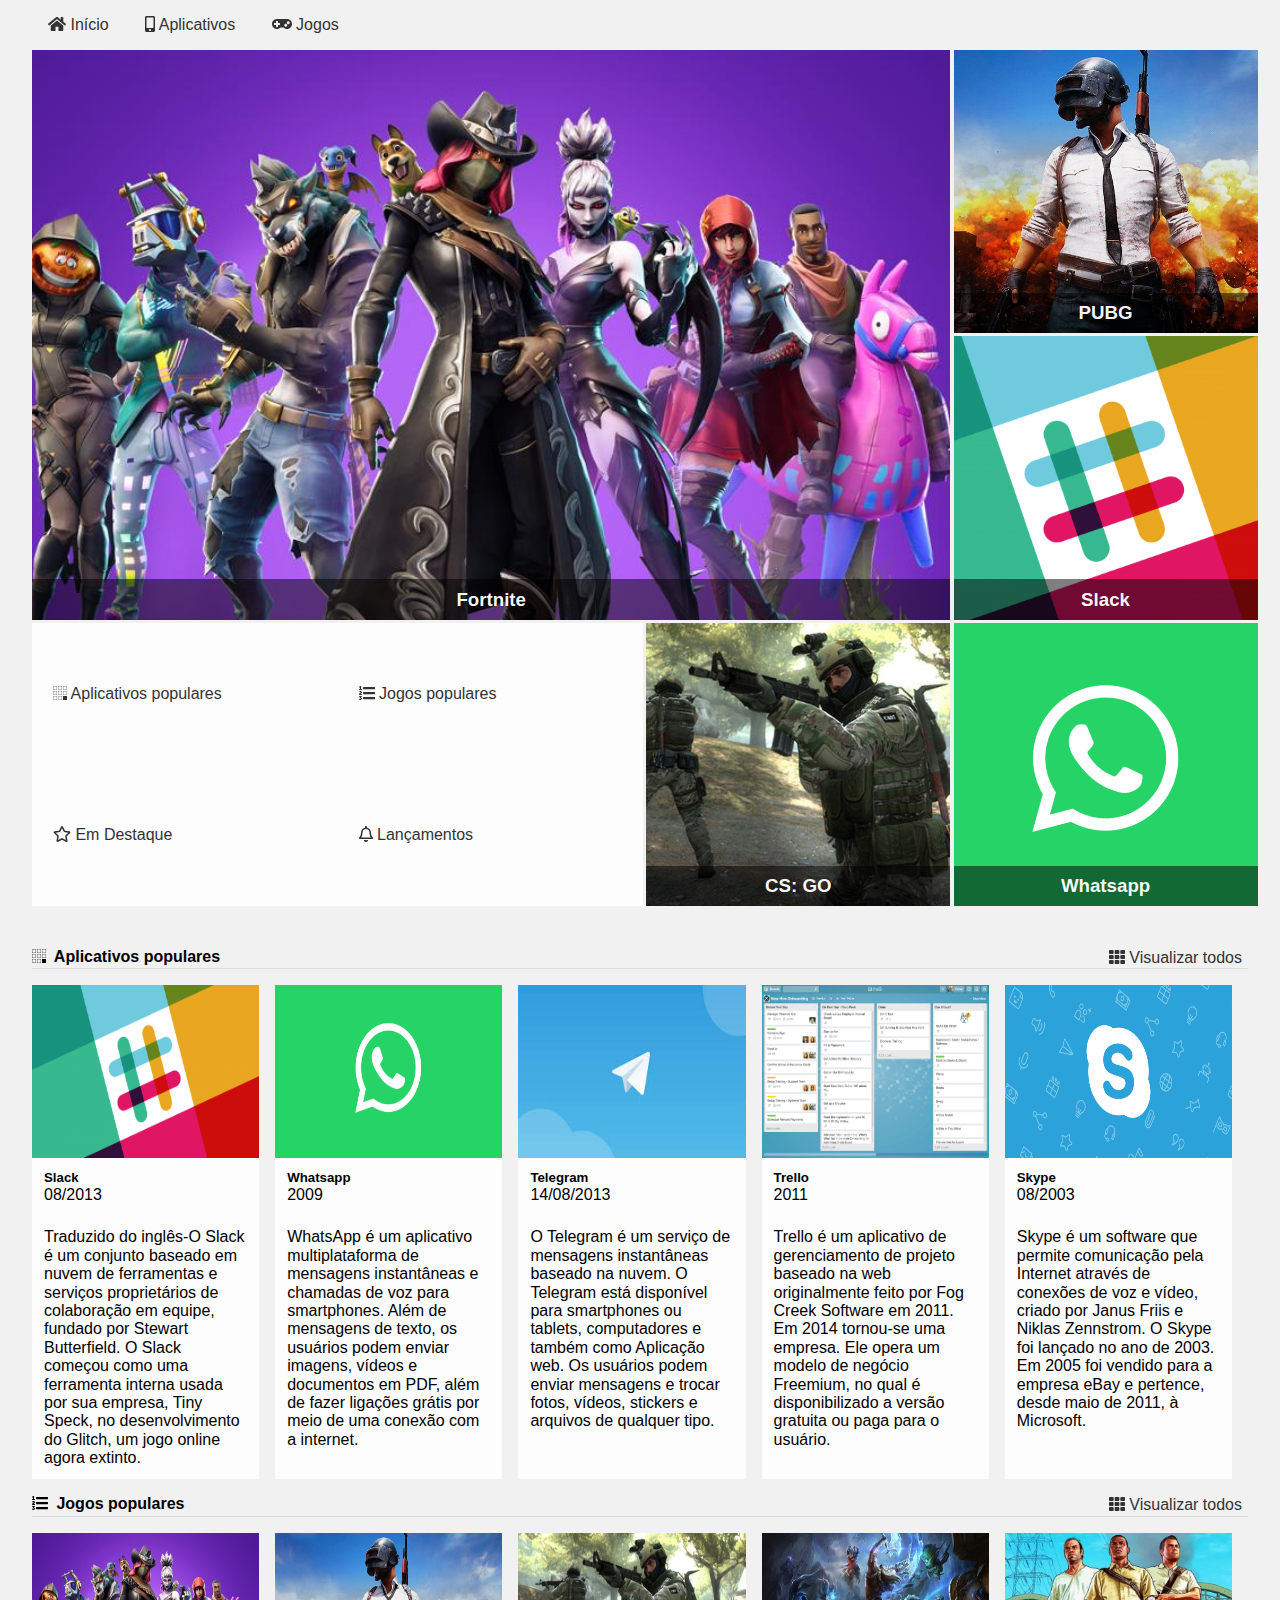
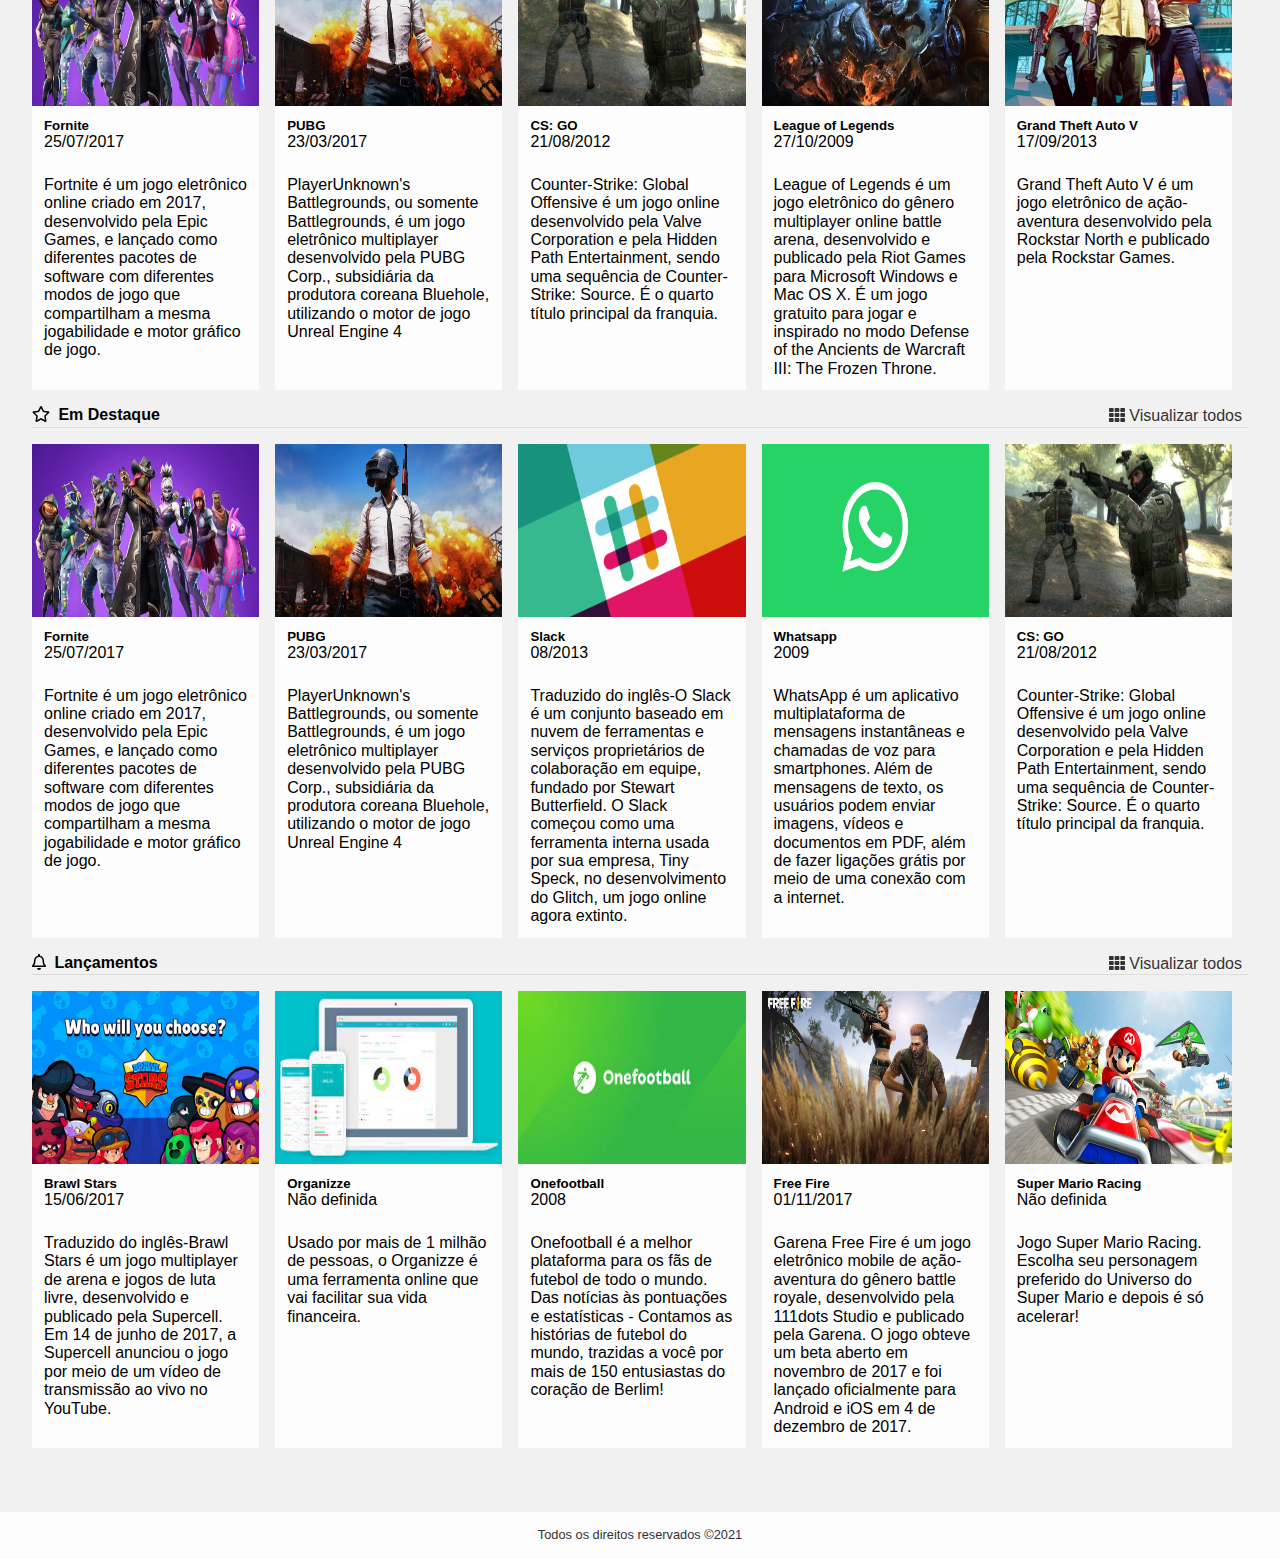
<file: index.html>
<!DOCTYPE html>
<html lang="en">
<head>
    <meta charset="UTF-8">
    <meta name="viewport" content="width=device-width, initial-scale=1.0">
    <meta http-equiv="X-UA-Compatible" content="ie=edge">
    <title>Alura Store | Baixe nossos aplicativos e jogos</title>
    <link href="./assets/css/normalize.css" rel="stylesheet">
    <link href="./assets/css/reset.css" rel="stylesheet">
    <link href="./assets/css/style.css" rel="stylesheet">
    <link href="./assets/css/destaques.css" rel="stylesheet">
    <link href="./assets/css/populares.css" rel="stylesheet">
    <link href="./assets/css/menu.css" rel="stylesheet">
    <link href="./assets/css/responsivo.css" rel="stylesheet">
</head>
<body class="app">
    <header class="cabecalho"><nav class="menu">
        <ul class="menu__lista">
            <li class="menu__item">
                <a class="menu__link ativo" href="#">
                    <i class="fas fa-home"></i>
                    Início
                </a>
                <a class="menu__link" href="#">
                    <i class="fas fa-mobile-alt"></i>
                    Aplicativos</a>
                <a class="menu__link" href="#">
                    <i class="fas fa-gamepad"></i>
                    Jogos
                </a>
            </li>
        </ul>
    </nav>
</header>
<main class="conteudo">
        <section class="destaques">
        <div class="destaques__principal caixa">
            <h3 class="destaques__titulo">Fortnite</h3>
        </div>
        <div class="destaques__secundario caixa">
            <h3 class="destaques__titulo">PUBG</h3>
        </div>
        <div class="destaques__secundario caixa">
            <h3 class="destaques__titulo">Slack</h3>
        </div>
        <div class="destaques__secundario caixa">
            <h3 class="destaques__titulo">Whatsapp</h3>
        </div>
        <div class="destaques__secundario caixa">
            <h3 class="destaques__titulo">CS: GO</h3>
        </div>
        <div class="destaques__categorias">
            <ul class="destaques__categorias___lista">
                <li class="destaques__categorias___item">
                    <a class="destaques__categorias___link" href="#">
                        <i class="destaques__categorias___icone fab fa-buromobelexperte"></i>
                        Aplicativos populares
                    </a>
                </li>
                <li class="destaques__categorias___item">
                    <a class="destaques__categorias___link" href="#">
                        <i class="fas fa-list-ol"></i>
                        Jogos populares
                    </a>
                </li>
                <li class="destaques__categorias___item">
                    <a class="destaques__categorias___link" href="#">
                        <i class="far fa-star"></i>
                        Em Destaque
                    </a>
                </li>
                <li class="destaques__categorias___item">
                    <a class="destaques__categorias___link" href="#">
                        <i class="far fa-bell"></i>
                        Lançamentos
                    </a>
                </li>
            </ul>
        </div>
    </section>
    <section class="populares">
        <div class="populares__itens">
            <div class="populares__info">
                <div class="populares__cabecalho">
                    <h4 class="populares__titulo">
                        <i class="populares__icone fab fa-buromobelexperte"></i>
                        Aplicativos populares
                    </h4>
                    <button class="populares__botao">
                        <i class="fas fa-th"></i>
                        Visualizar todos
                    </button>
                </div>
            </div>
            <div class="populares__conteudo">
                <div class="populares__card">
                    <img class="populares__card___imagem" src="./assets/img/slack.png">
                    <div class="populares__card___corpo">
                        <div class="populares__card___cabecalho">
                            <h5 class="populares__card___titulo">Slack</h5>
                            <time class="populares__card___data" datetime="2013-08-01">08/2013</time>
                        </div>
                        <div class="populares__card___descricao">
                            Traduzido do inglês-O Slack é um conjunto baseado em nuvem de ferramentas e serviços proprietários de colaboração em equipe, fundado por Stewart Butterfield. O Slack começou como uma ferramenta interna usada por sua empresa, Tiny Speck, no desenvolvimento do Glitch, um jogo online agora extinto.
                        </div>
                    </div>
                </div>
                <div class="populares__card">
                    <img class="populares__card___imagem" src="./assets/img/whatsapp.png">
                    <div class="populares__card___corpo">
                        <div class="populares__card___cabecalho">
                            <h5 class="populares__card___titulo">Whatsapp</h5>
                            <time class="populares__card___data" datetime="20090-01-01">2009</time>
                        </div>
                        <div class="populares__card___descricao">
                            WhatsApp é um aplicativo multiplataforma de mensagens instantâneas e chamadas de voz para smartphones. Além de mensagens de texto, os usuários podem enviar imagens, vídeos e documentos em PDF, além de fazer ligações grátis por meio de uma conexão com a internet.
                        </div>
                    </div>
                </div>
                <div class="populares__card">
                    <img class="populares__card___imagem" src="./assets/img/telegram.jpeg">
                    <div class="populares__card___corpo">
                        <div class="populares__card___cabecalho">
                            <h5 class="populares__card___titulo">Telegram</h5>
                            <time class="populares__card___data" datetime="2013-08-14">14/08/2013</time>
                        </div>
                        <div class="populares__card___descricao">
                            O Telegram é um serviço de mensagens instantâneas baseado na nuvem. O Telegram está disponível para smartphones ou tablets, computadores e também como Aplicação web. Os usuários podem enviar mensagens e trocar fotos, vídeos, stickers e arquivos de qualquer tipo.
                        </div>
                    </div>
                </div>
                <div class="populares__card">
                    <img class="populares__card___imagem" src="./assets/img/trello.jpg">
                    <div class="populares__card___corpo">
                        <div class="populares__card___cabecalho">
                            <h5 class="populares__card___titulo">Trello</h5>
                            <time class="populares__card___data" datetime="2011-01-01">2011</time>
                        </div>
                        <div class="populares__card___descricao">
                            Trello é um aplicativo de gerenciamento de projeto baseado na web originalmente feito por Fog Creek Software em 2011. Em 2014 tornou-se uma empresa. Ele opera um modelo de negócio Freemium, no qual é disponibilizado a versão gratuita ou paga para o usuário.
                        </div>
                    </div>
                </div>
                <div class="populares__card">
                    <img class="populares__card___imagem" src="./assets/img/skype.png">
                    <div class="populares__card___corpo">
                        <div class="populares__card___cabecalho">
                            <h5 class="populares__card___titulo">Skype</h5>
                            <time class="populares__card___data" datetime="2003-08-01">08/2003</time>
                        </div>
                        <div class="populares__card___descricao">
                            Skype é um software que permite comunicação pela Internet através de conexões de voz e vídeo, criado por Janus Friis e Niklas Zennstrom. O Skype foi lançado no ano de 2003. Em 2005 foi vendido para a empresa eBay e pertence, desde maio de 2011, à Microsoft.
                        </div>
                    </div>
                </div>
            </div>
        </div>
        <div class="populares__itens">
            <div class="populares__info">
                <div class="populares__cabecalho">
                    <h4 class="populares__titulo">
                        <i class="populares__icone fas fa-list-ol"></i>
                        Jogos populares
                    </h4>
                    <button class="populares__botao">
                        <i class="fas fa-th"></i>
                        Visualizar todos
                    </button>
                </div>
            </div>
            <div class="populares__conteudo">
                <div class="populares__card">
                    <img class="populares__card___imagem" src="./assets/img/fortnite.jpg">
                    <div class="populares__card___corpo">
                        <div class="populares__card___cabecalho">
                            <h5 class="populares__card___titulo">Fornite</h5>
                            <time class="populares__card___data" datetime="2017-07-25">25/07/2017</time>
                        </div>
                        <div class="populares__card___descricao">
                            Fortnite é um jogo eletrônico online criado em 2017, desenvolvido pela Epic Games, e lançado como diferentes pacotes de software com diferentes modos de jogo que compartilham a mesma jogabilidade e motor gráfico de jogo.
                        </div>
                    </div>
                </div>
                <div class="populares__card">
                    <img class="populares__card___imagem" src="./assets/img/pubg.jpg">
                    <div class="populares__card___corpo">
                        <div class="populares__card___cabecalho">
                            <h5 class="populares__card___titulo">PUBG</h5>
                            <time class="populares__card___data" datetime="2017-03-23">23/03/2017</time>
                        </div>
                        <div class="populares__card___descricao">
                            PlayerUnknown's Battlegrounds, ou somente Battlegrounds, é um jogo eletrônico multiplayer desenvolvido pela PUBG Corp., subsidiária da produtora coreana Bluehole, utilizando o motor de jogo Unreal Engine 4
                        </div>
                    </div>
                </div>
                <div class="populares__card">
                    <img class="populares__card___imagem" src="./assets/img/cs-go.jpg">
                    <div class="populares__card___corpo">
                        <div class="populares__card___cabecalho">
                            <h5 class="populares__card___titulo">CS: GO</h5>
                            <time class="populares__card___data" datetime="2012-08-21">21/08/2012</time>
                        </div>
                        <div class="populares__card___descricao">
                            Counter-Strike: Global Offensive é um jogo online desenvolvido pela Valve Corporation e pela Hidden Path Entertainment, sendo uma sequência de Counter-Strike: Source. É o quarto título principal da franquia.
                        </div>
                    </div>
                </div>
                <div class="populares__card">
                    <img class="populares__card___imagem" src="./assets/img/lol.jpg">
                    <div class="populares__card___corpo">
                        <div class="populares__card___cabecalho">
                            <h5 class="populares__card___titulo">League of Legends</h5>
                            <time class="populares__card___data" datetime="2009-10-27">27/10/2009</time>
                        </div>
                        <div class="populares__card___descricao">
                            League of Legends é um jogo eletrônico do gênero multiplayer online battle arena, desenvolvido e publicado pela Riot Games para Microsoft Windows e Mac OS X. É um jogo gratuito para jogar e inspirado no modo Defense of the Ancients de Warcraft III: The Frozen Throne.
                        </div>
                    </div>
                </div>
                <div class="populares__card">
                    <img class="populares__card___imagem" src="./assets/img/gta-v.jpg">
                    <div class="populares__card___corpo">
                        <div class="populares__card___cabecalho">
                            <h5 class="populares__card___titulo">Grand Theft Auto V</h5>
                            <time class="populares__card___data" datetime="2013-09-17">17/09/2013</time>
                        </div>
                        <div class="populares__card___descricao">
                            Grand Theft Auto V é um jogo eletrônico de ação-aventura desenvolvido pela Rockstar North e publicado pela Rockstar Games.
                        </div>
                    </div>
                </div>
            </div>
        </div>
        <div class="populares__itens">
            <div class="populares__info">
                <div class="populares__cabecalho">
                    <h4 class="populares__titulo">
                        <i class="populares__icone far fa-star"></i>
                        Em Destaque
                    </h4>
                    <button class="populares__botao">
                        <i class="fas fa-th"></i>
                        Visualizar todos
                    </button>
                </div>
            </div>
            <div class="populares__conteudo">
                <div class="populares__card">
                    <img class="populares__card___imagem" src="./assets/img/fortnite.jpg">
                    <div class="populares__card___corpo">
                        <div class="populares__card___cabecalho">
                            <h5 class="populares__card___titulo">Fornite</h5>
                            <time class="populares__card___data" datetime="2017-07-25">25/07/2017</time>
                        </div>
                        <div class="populares__card___descricao">
                            Fortnite é um jogo eletrônico online criado em 2017, desenvolvido pela Epic Games, e lançado como diferentes pacotes de software com diferentes modos de jogo que compartilham a mesma jogabilidade e motor gráfico de jogo.
                        </div>
                    </div>
                </div>
                <div class="populares__card">
                    <img class="populares__card___imagem" src="./assets/img/pubg.jpg">
                    <div class="populares__card___corpo">
                        <div class="populares__card___cabecalho">
                            <h5 class="populares__card___titulo">PUBG</h5>
                            <time class="populares__card___data" datetime="2017-03-23">23/03/2017</time>
                        </div>
                        <div class="populares__card___descricao">
                            PlayerUnknown's Battlegrounds, ou somente Battlegrounds, é um jogo eletrônico multiplayer desenvolvido pela PUBG Corp., subsidiária da produtora coreana Bluehole, utilizando o motor de jogo Unreal Engine 4
                        </div>
                    </div>
                </div>
                <div class="populares__card">
                    <img class="populares__card___imagem" src="./assets/img/slack.png">
                    <div class="populares__card___corpo">
                        <div class="populares__card___cabecalho">
                            <h5 class="populares__card___titulo">Slack</h5>
                            <time class="populares__card___data" datetime="2013-08-01">08/2013</time>
                        </div>
                        <div class="populares__card___descricao">
                            Traduzido do inglês-O Slack é um conjunto baseado em nuvem de ferramentas e serviços proprietários de colaboração em equipe, fundado por Stewart Butterfield. O Slack começou como uma ferramenta interna usada por sua empresa, Tiny Speck, no desenvolvimento do Glitch, um jogo online agora extinto.
                        </div>
                    </div>
                </div>
                <div class="populares__card">
                    <img class="populares__card___imagem" src="./assets/img/whatsapp.png">
                    <div class="populares__card___corpo">
                        <div class="populares__card___cabecalho">
                            <h5 class="populares__card___titulo">Whatsapp</h5>
                            <time class="populares__card___data" datetime="20090-01-01">2009</time>
                        </div>
                        <div class="populares__card___descricao">
                            WhatsApp é um aplicativo multiplataforma de mensagens instantâneas e chamadas de voz para smartphones. Além de mensagens de texto, os usuários podem enviar imagens, vídeos e documentos em PDF, além de fazer ligações grátis por meio de uma conexão com a internet.
                        </div>
                    </div>
                </div>
                <div class="populares__card">
                    <img class="populares__card___imagem" src="./assets/img/cs-go.jpg"> 
                    <div class="populares__card___corpo">
                        <div class="populares__card___cabecalho">
                            <h5 class="populares__card___titulo">CS: GO</h5>
                            <time class="populares__card___data" datetime="2012-08-21">21/08/2012</time>
                        </div>
                        <div class="populares__card___descricao">
                            Counter-Strike: Global Offensive é um jogo online desenvolvido pela Valve Corporation e pela Hidden Path Entertainment, sendo uma sequência de Counter-Strike: Source. É o quarto título principal da franquia.
                        </div>
                    </div>
                </div>
            </div>
        </div>
        <div class="populares__itens">
            <div class="populares__info">
                <div class="populares__cabecalho">
                    <h4 class="populares__titulo">
                        <i class="populares__icone far fa-bell"></i>
                        Lançamentos
                    </h4>
                    <button class="populares__botao">
                        <i class="fas fa-th"></i>
                        Visualizar todos
                    </button>
                </div>
            </div>
            <div class="populares__conteudo">
                <div class="populares__card">
                    <img class="populares__card___imagem" src="./assets/img/brawl-stars.jpg"> 
                    <div class="populares__card___corpo">
                        <div class="populares__card___cabecalho">
                            <h5 class="populares__card___titulo">Brawl Stars</h5>
                            <time class="populares__card___data" datetime="2017-06-15">15/06/2017</time>
                        </div>
                        <div class="populares__card___descricao">
                            Traduzido do inglês-Brawl Stars é um jogo multiplayer de arena e jogos de luta livre, desenvolvido e publicado pela Supercell. Em 14 de junho de 2017, a Supercell anunciou o jogo por meio de um vídeo de transmissão ao vivo no YouTube.
                        </div>
                    </div>
                </div>
                <div class="populares__card">
                    <img class="populares__card___imagem" src="./assets/img/organizze.jpeg"> 
                    <div class="populares__card___corpo">
                        <div class="populares__card___cabecalho">
                            <h5 class="populares__card___titulo">Organizze</h5>
                            <time class="populares__card___data" datetime="">Não definida</time>
                        </div>
                        <div class="populares__card___descricao">
                            Usado por mais de 1 milhão de pessoas, o Organizze é uma ferramenta online que vai facilitar sua vida financeira.  
                        </div>
                    </div>
                </div>
                <div class="populares__card">
                    <img class="populares__card___imagem" src="./assets/img/onefotball.jpeg"> 
                    <div class="populares__card___corpo">
                        <div class="populares__card___cabecalho">
                            <h5 class="populares__card___titulo">Onefootball</h5>
                            <time class="populares__card___data" datetime="2008-01-01">2008</time>
                        </div>
                        <div class="populares__card___descricao">
                            Onefootball é a melhor plataforma para os fãs de futebol de todo o mundo. Das notícias às pontuações e estatísticas - Contamos as histórias de futebol do mundo, trazidas a você por mais de 150 entusiastas do coração de Berlim!
                        </div>
                    </div>
                </div>
                <div class="populares__card">
                    <img class="populares__card___imagem" src="./assets/img/free-fire.jpg"> 
                    <div class="populares__card___corpo">
                        <div class="populares__card___cabecalho">
                            <h5 class="populares__card___titulo">Free Fire</h5>
                            <time class="populares__card___data" datetime="2017-11-01">01/11/2017</time>
                        </div>
                        <div class="populares__card___descricao">
                            Garena Free Fire é um jogo eletrônico mobile de ação-aventura do gênero battle royale, desenvolvido pela 111dots Studio e publicado pela Garena. O jogo obteve um beta aberto em novembro de 2017 e foi lançado oficialmente para Android e iOS em 4 de dezembro de 2017.
                        </div>
                    </div>
                </div>
                <div class="populares__card">
                    <img class="populares__card___imagem" src="./assets/img/mario-kart.jpg"> 
                    <div class="populares__card___corpo">
                        <div class="populares__card___cabecalho">
                            <h5 class="populares__card___titulo">Super Mario Racing</h5>
                            <time class="populares__card___data" datetime="">Não definida</time>
                        </div>
                        <div class="populares__card___descricao">
                            Jogo Super Mario Racing. Escolha seu personagem preferido do Universo do Super Mario e depois é só acelerar!
                        </div>
                    </div>
                </div>
            </div>
        </div>
    </section>
</main>
    <footer class="rodape">Todos os direitos reservados &copy;2021</footer>
    <script src="./assets/js/fontawesome.all.min.js"></script>
</body>
</html>
</file>
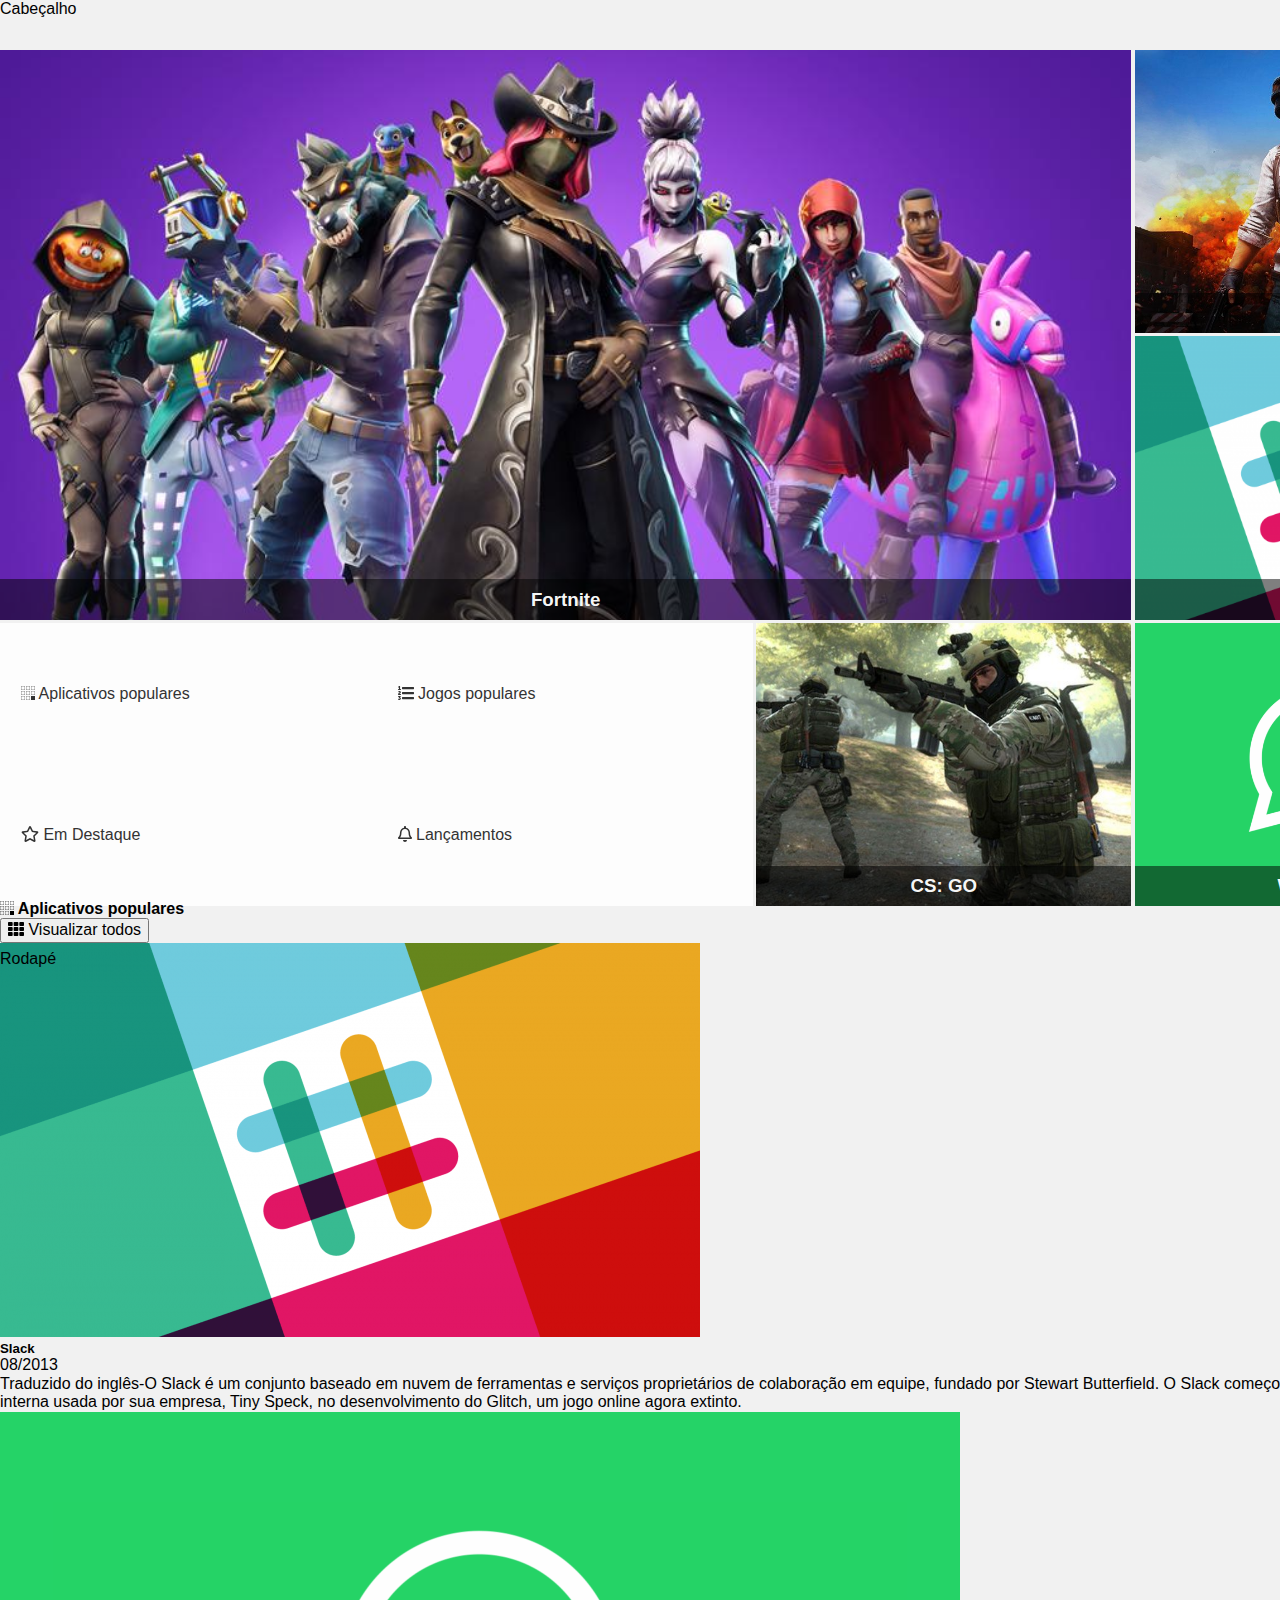
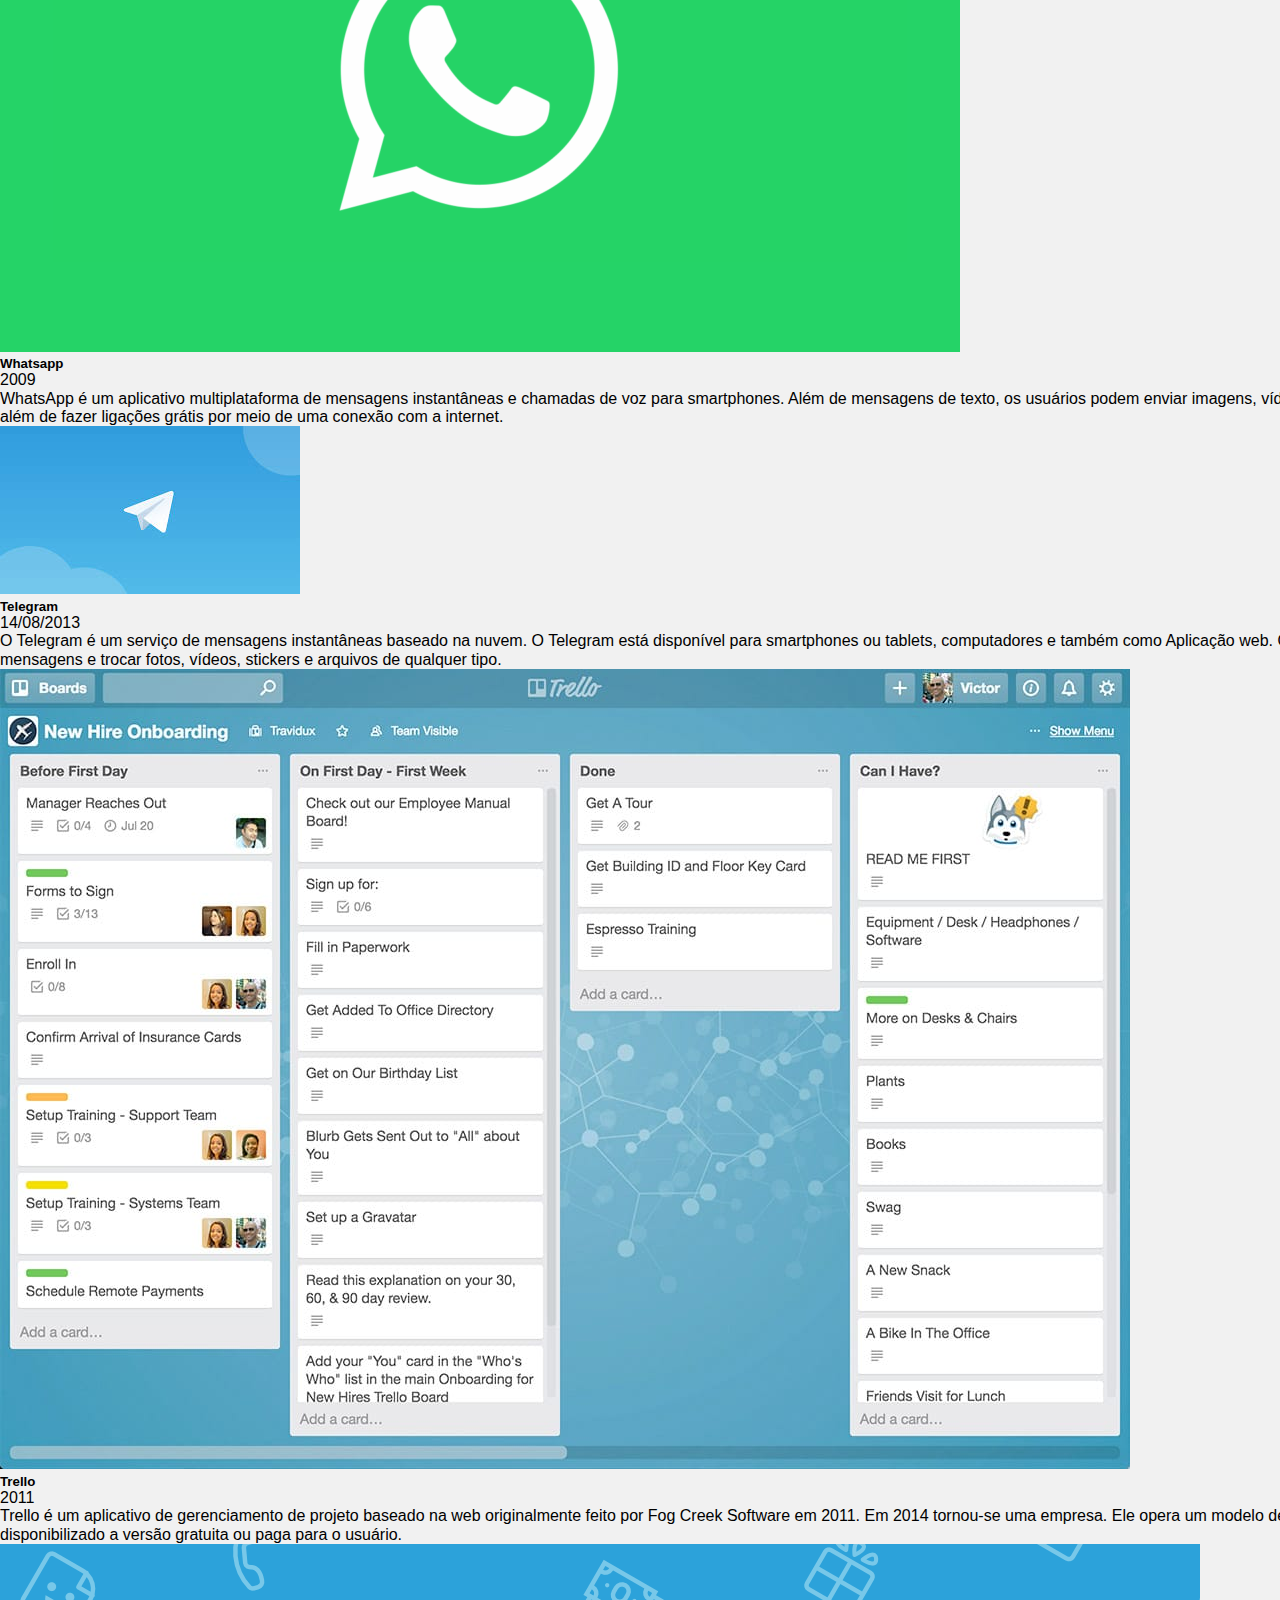
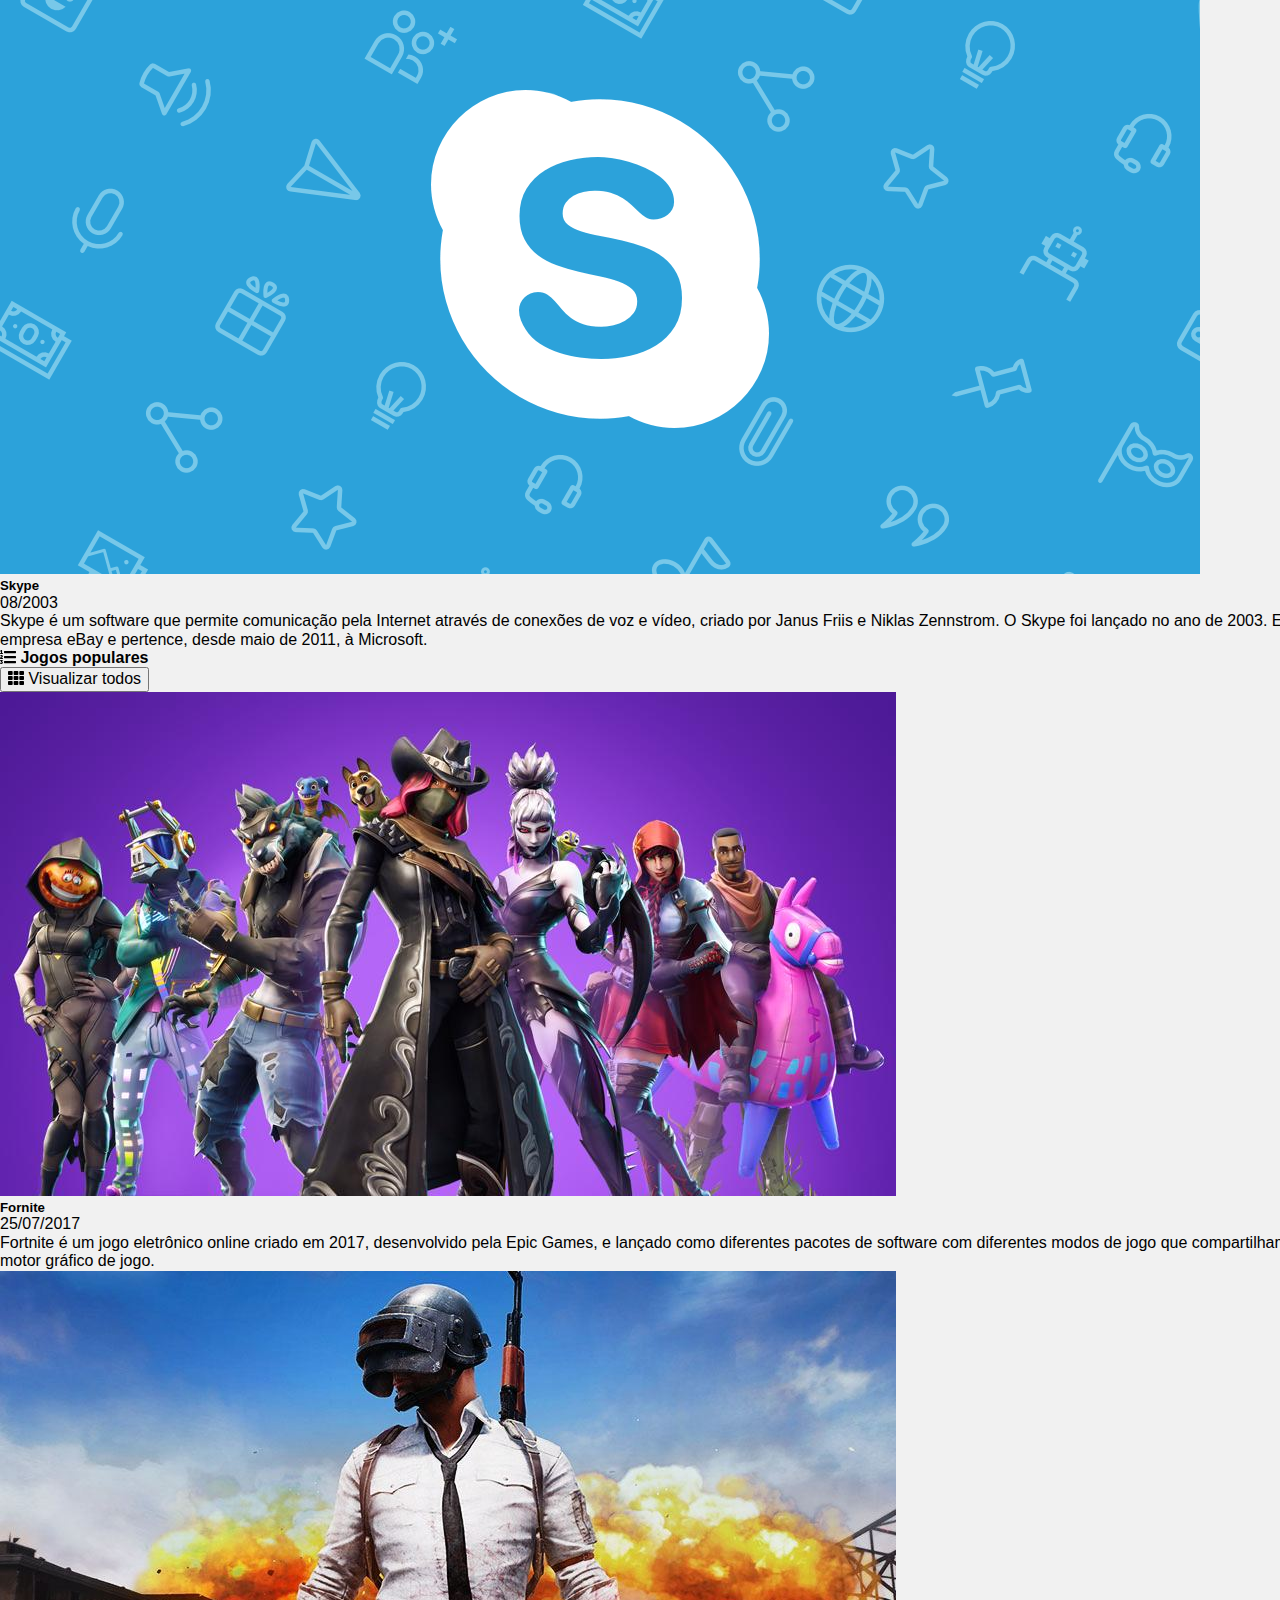
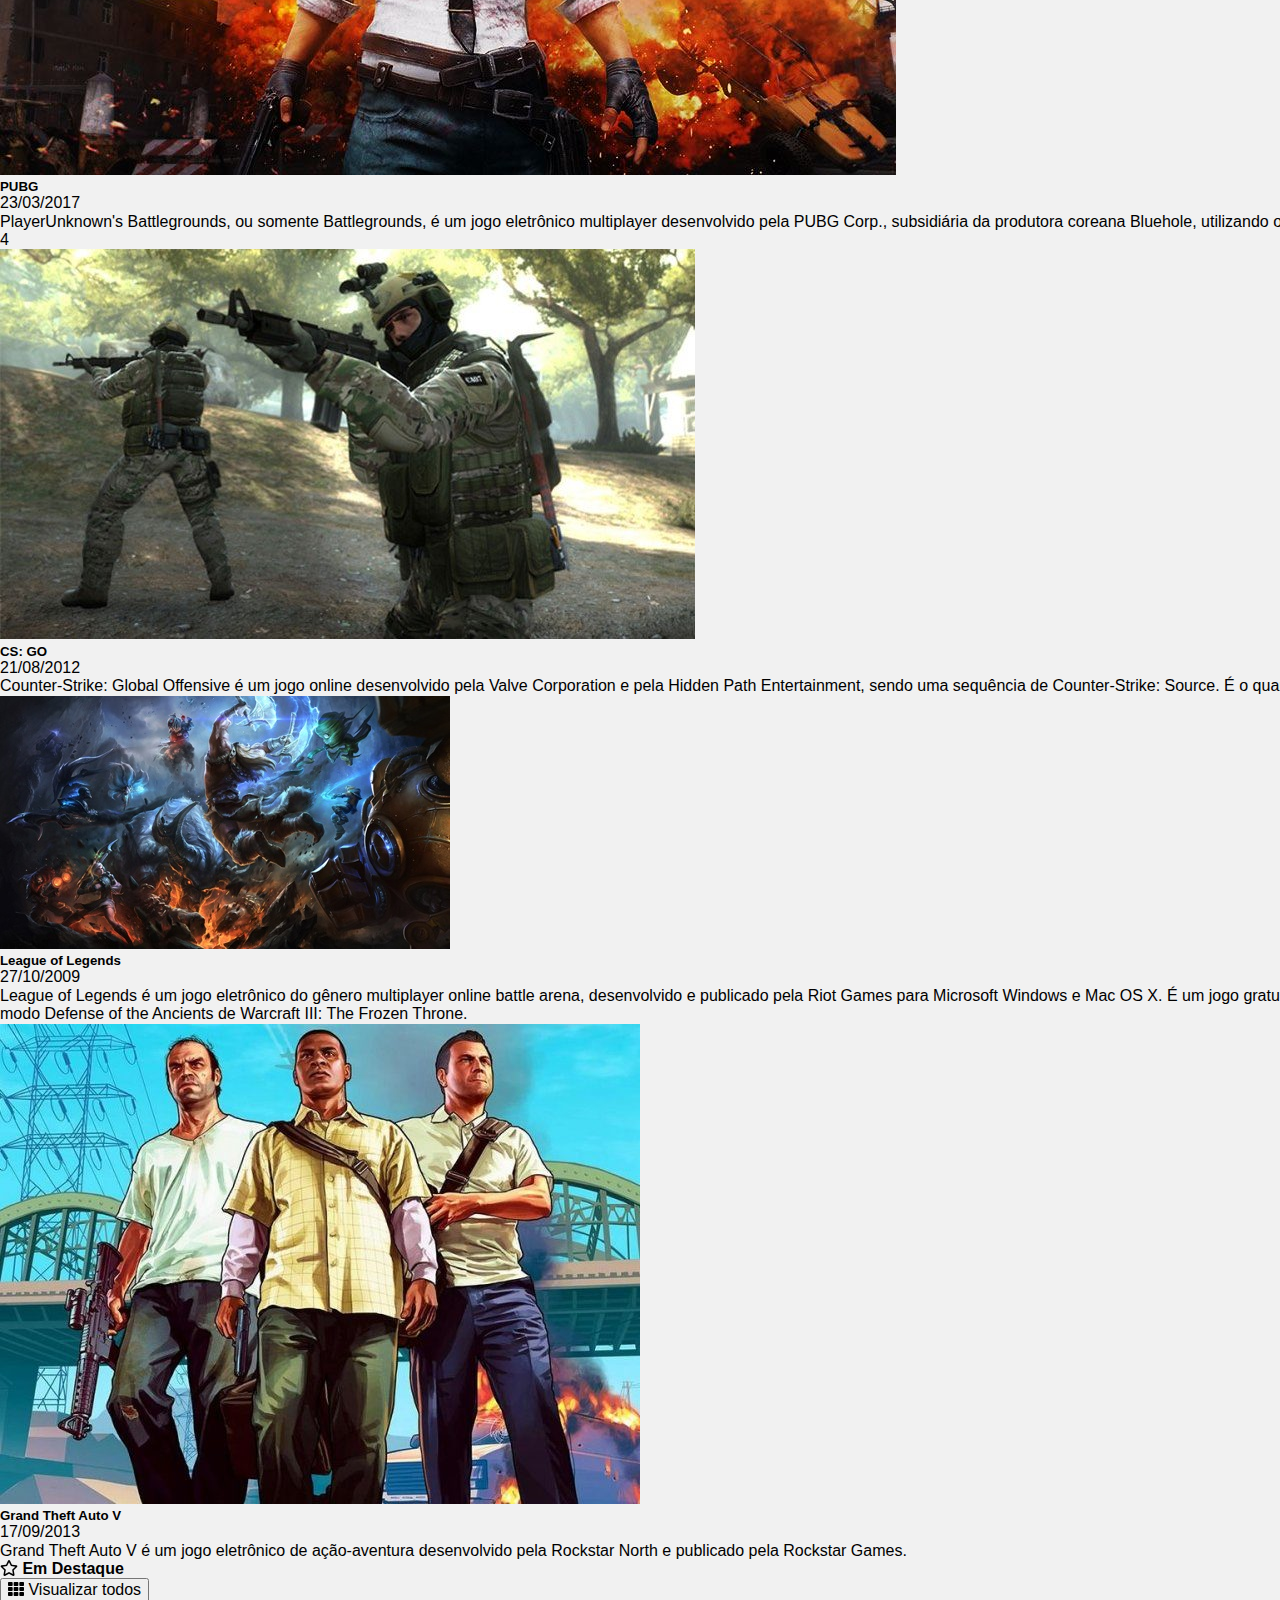
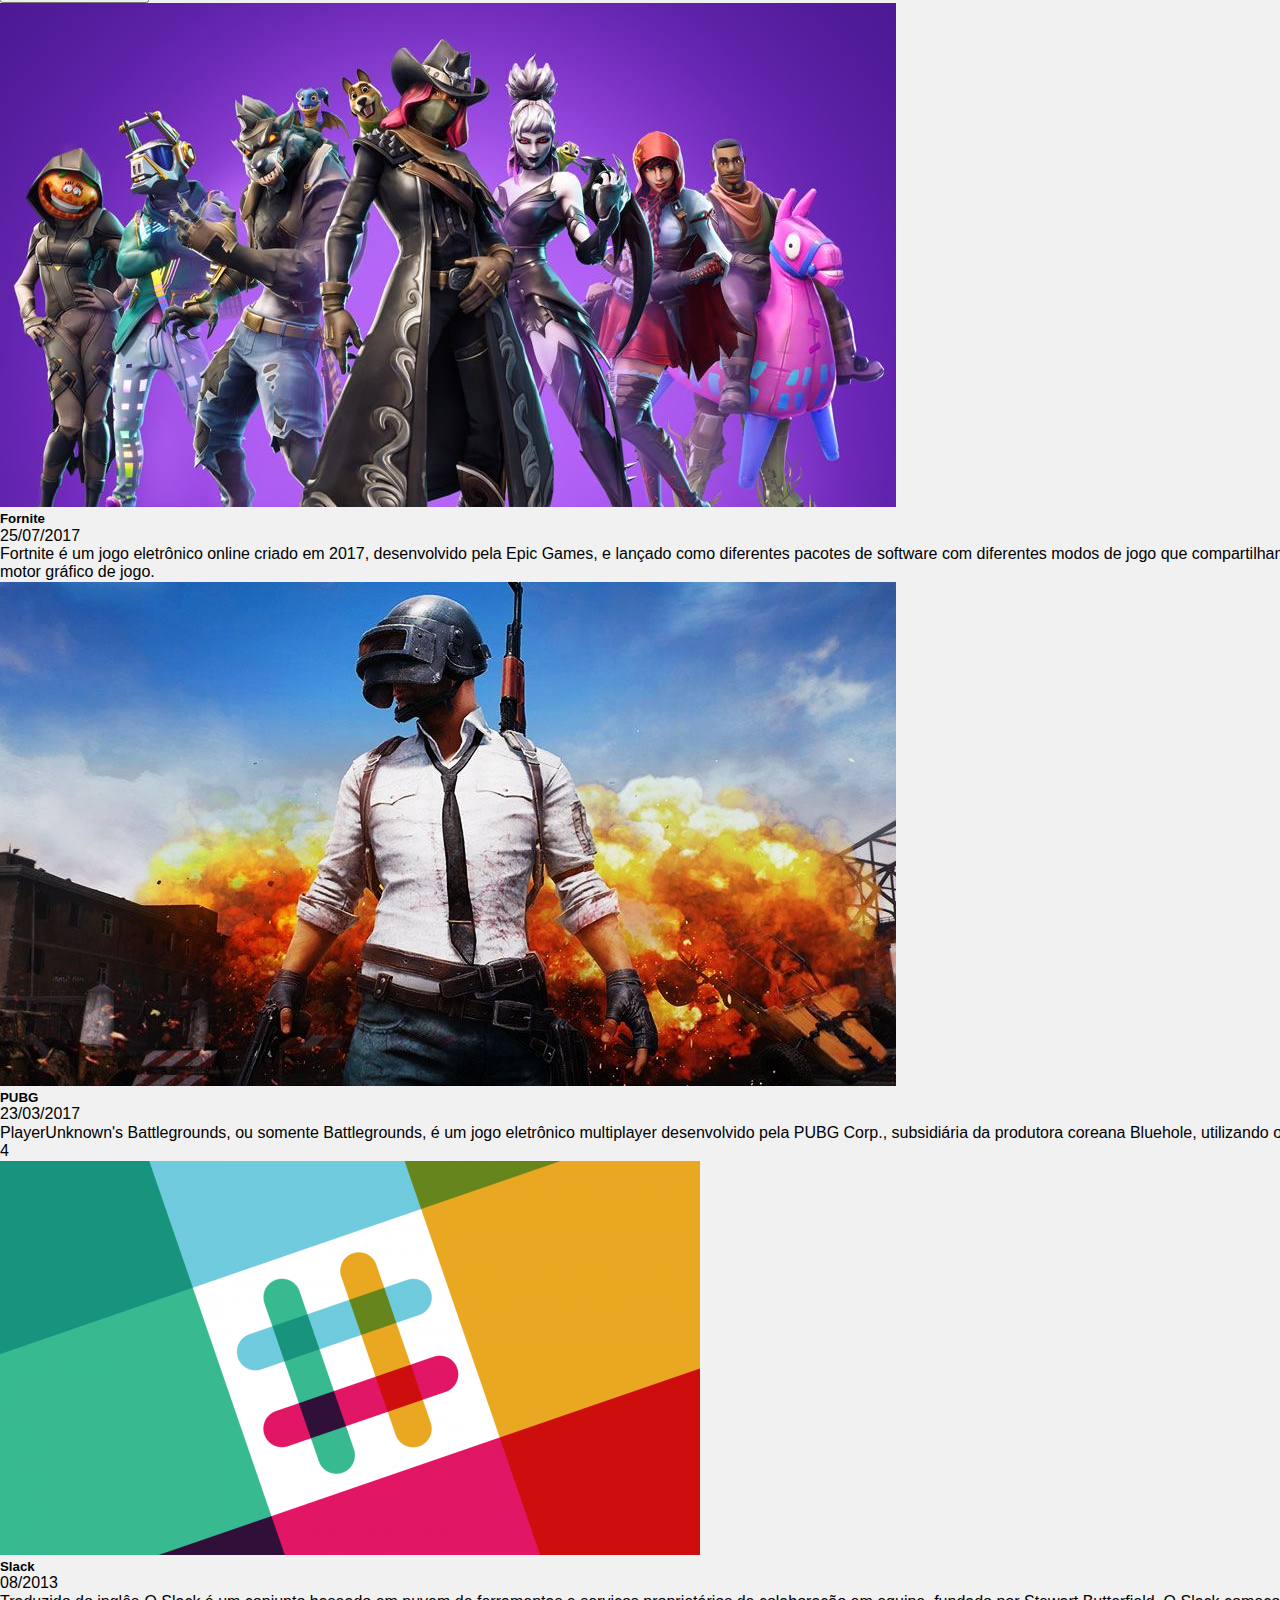
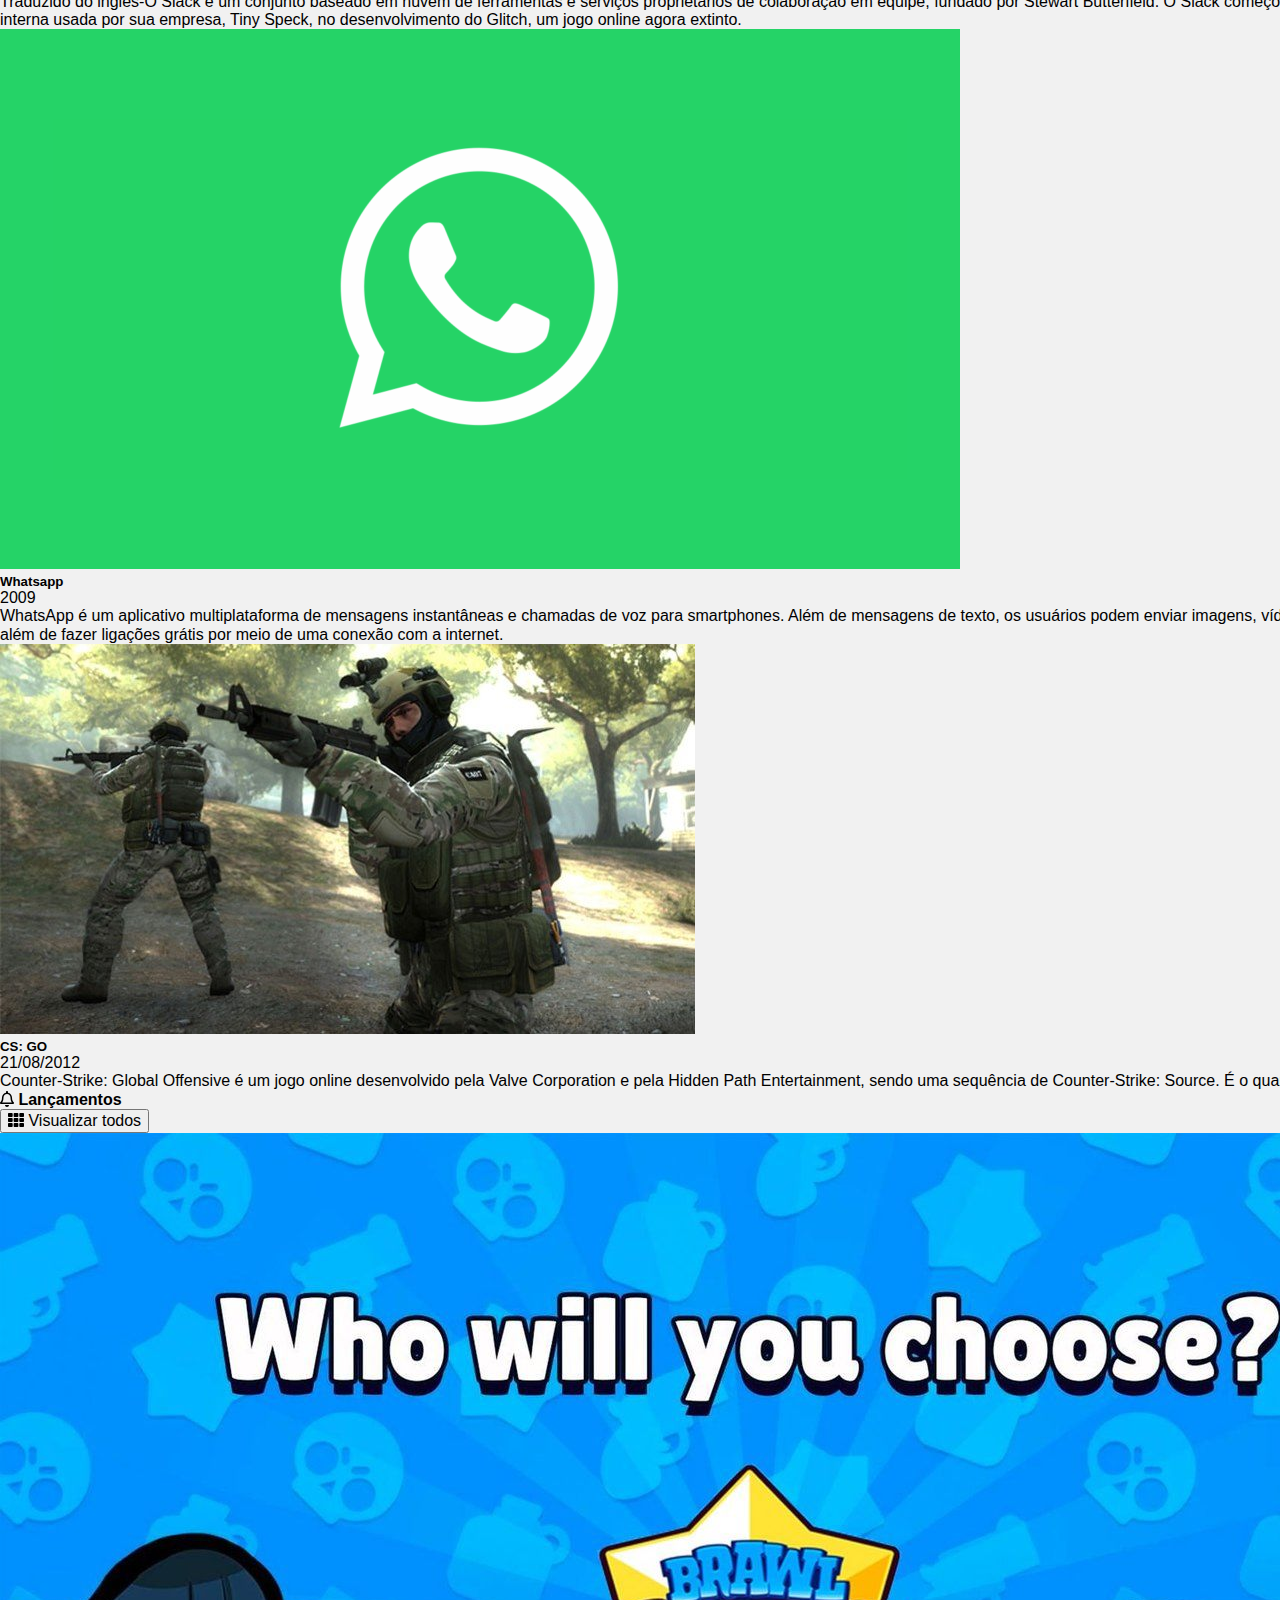
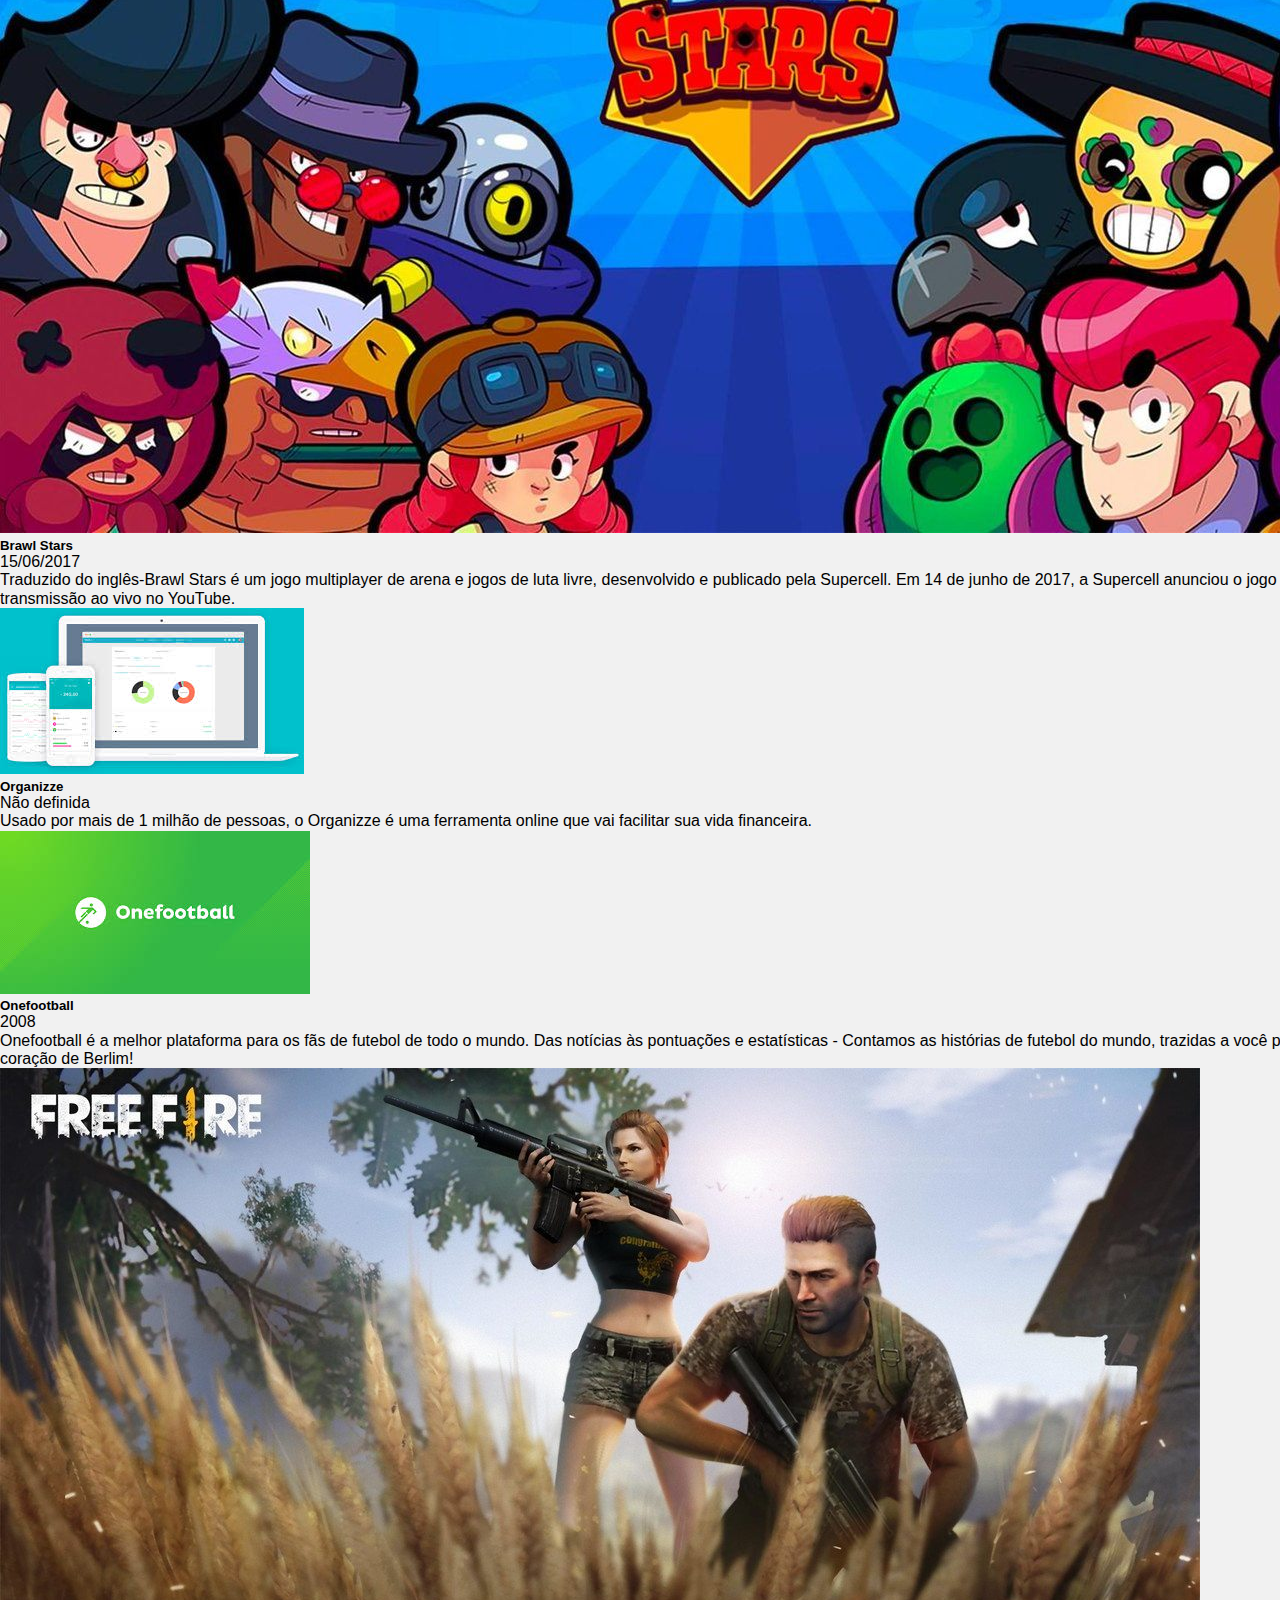
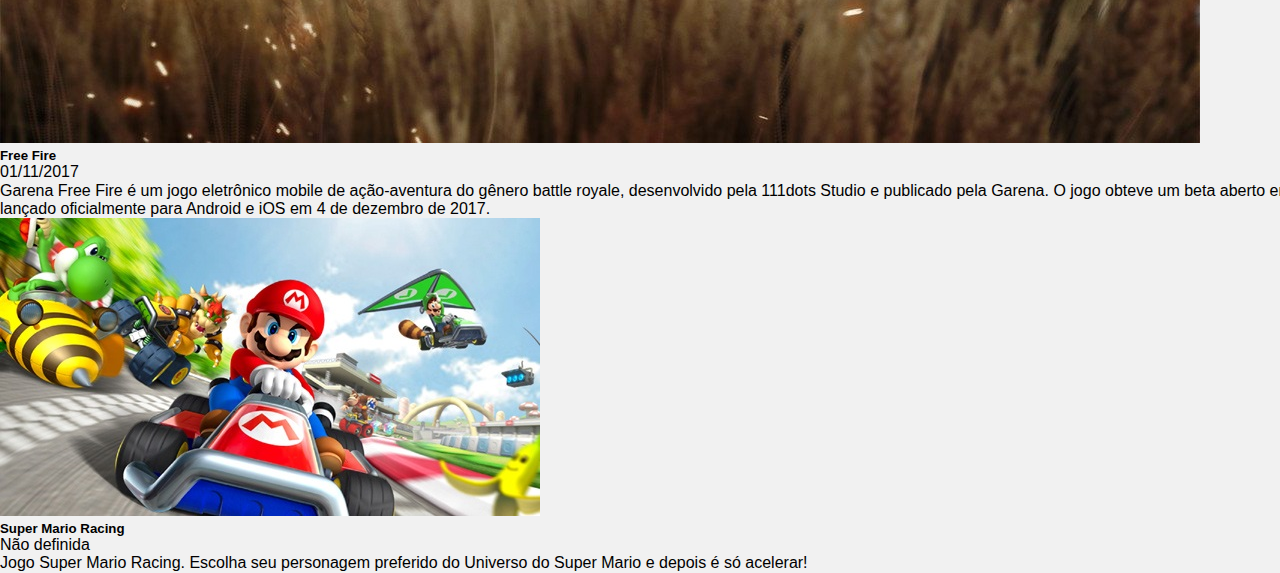
<file: Projeto Inicial Grid Layout/alura-store/index.html>
<!DOCTYPE html>
<html lang="en">
<head>
    <meta charset="UTF-8">
    <meta name="viewport" content="width=device-width, initial-scale=1.0">
    <meta http-equiv="X-UA-Compatible" content="ie=edge">
    <title>Alura Store | Baixe nossos aplicativos e jogos</title>
    <link href="./assets/css/normalize.css" rel="stylesheet">
    <link href="./assets/css/reset.css" rel="stylesheet">
    <link href="./assets/css/style.css" rel="stylesheet">
    <link href="./assets/css/destaques.css" rel="stylesheet">
</head>
<body class="app">
    <header class="cabecalho">Cabeçalho</header>
    <main class="conteudo">
        <section class="destaques">
        <div class="destaques__principal caixa">
            <h3 class="destaques__titulo">Fortnite</h3>
        </div>
        <div class="destaques__secundario caixa">
            <h3 class="destaques__titulo">PUBG</h3>
        </div>
        <div class="destaques__secundario caixa">
            <h3 class="destaques__titulo">Slack</h3>
        </div>
        <div class="destaques__secundario caixa">
            <h3 class="destaques__titulo">Whatsapp</h3>
        </div>
        <div class="destaques__secundario caixa">
            <h3 class="destaques__titulo">CS: GO</h3>
        </div>
        <div class="destaques__categorias">
            <ul class="destaques__categorias___lista">
                <li class="destaques__categorias___item">
                    <a class="destaques__categorias___link" href="#">
                        <i class="destaques__categorias___icone fab fa-buromobelexperte"></i>
                        Aplicativos populares
                    </a>
                </li>
                <li class="destaques__categorias___item">
                    <a class="destaques__categorias___link" href="#">
                        <i class="fas fa-list-ol"></i>
                        Jogos populares
                    </a>
                </li>
                <li class="destaques__categorias___item">
                    <a class="destaques__categorias___link" href="#">
                        <i class="far fa-star"></i>
                        Em Destaque
                    </a>
                </li>
                <li class="destaques__categorias___item">
                    <a class="destaques__categorias___link" href="#">
                        <i class="far fa-bell"></i>
                        Lançamentos
                    </a>
                </li>
            </ul>
        </div>
    </section>
    <section class="populares">
        <div class="populares__itens">
            <div class="populares__info">
                <div class="populares__cabecalho">
                    <h4 class="populares__titulo">
                        <i class="populares__icone fab fa-buromobelexperte"></i>
                        Aplicativos populares
                    </h4>
                    <button class="populares__botao">
                        <i class="fas fa-th"></i>
                        Visualizar todos
                    </button>
                </div>
            </div>
            <div class="populares__conteudo">
                <div class="populares__card">
                    <img class="populares__card___imagem" src="./assets/img/slack.png">
                    <div class="populares__card___corpo">
                        <div class="populares__card___cabecalho">
                            <h5 class="populares__card___titulo">Slack</h5>
                            <time class="populares__card___data" datetime="2013-08-01">08/2013</time>
                        </div>
                        <div class="populares__card___descricao">
                            Traduzido do inglês-O Slack é um conjunto baseado em nuvem de ferramentas e serviços proprietários de colaboração em equipe, fundado por Stewart Butterfield. O Slack começou como uma ferramenta interna usada por sua empresa, Tiny Speck, no desenvolvimento do Glitch, um jogo online agora extinto.
                        </div>
                    </div>
                </div>
                <div class="populares__card">
                    <img class="populares__card___imagem" src="./assets/img/whatsapp.png">
                    <div class="populares__card___corpo">
                        <div class="populares__card___cabecalho">
                            <h5 class="populares__card___titulo">Whatsapp</h5>
                            <time class="populares__card___data" datetime="20090-01-01">2009</time>
                        </div>
                        <div class="populares__card___descricao">
                            WhatsApp é um aplicativo multiplataforma de mensagens instantâneas e chamadas de voz para smartphones. Além de mensagens de texto, os usuários podem enviar imagens, vídeos e documentos em PDF, além de fazer ligações grátis por meio de uma conexão com a internet.
                        </div>
                    </div>
                </div>
                <div class="populares__card">
                    <img class="populares__card___imagem" src="./assets/img/telegram.jpeg">
                    <div class="populares__card___corpo">
                        <div class="populares__card___cabecalho">
                            <h5 class="populares__card___titulo">Telegram</h5>
                            <time class="populares__card___data" datetime="2013-08-14">14/08/2013</time>
                        </div>
                        <div class="populares__card___descricao">
                            O Telegram é um serviço de mensagens instantâneas baseado na nuvem. O Telegram está disponível para smartphones ou tablets, computadores e também como Aplicação web. Os usuários podem enviar mensagens e trocar fotos, vídeos, stickers e arquivos de qualquer tipo.
                        </div>
                    </div>
                </div>
                <div class="populares__card">
                    <img class="populares__card___imagem" src="./assets/img/trello.jpg">
                    <div class="populares__card___corpo">
                        <div class="populares__card___cabecalho">
                            <h5 class="populares__card___titulo">Trello</h5>
                            <time class="populares__card___data" datetime="2011-01-01">2011</time>
                        </div>
                        <div class="populares__card___descricao">
                            Trello é um aplicativo de gerenciamento de projeto baseado na web originalmente feito por Fog Creek Software em 2011. Em 2014 tornou-se uma empresa. Ele opera um modelo de negócio Freemium, no qual é disponibilizado a versão gratuita ou paga para o usuário.
                        </div>
                    </div>
                </div>
                <div class="populares__card">
                    <img class="populares__card___imagem" src="./assets/img/skype.png">
                    <div class="populares__card___corpo">
                        <div class="populares__card___cabecalho">
                            <h5 class="populares__card___titulo">Skype</h5>
                            <time class="populares__card___data" datetime="2003-08-01">08/2003</time>
                        </div>
                        <div class="populares__card___descricao">
                            Skype é um software que permite comunicação pela Internet através de conexões de voz e vídeo, criado por Janus Friis e Niklas Zennstrom. O Skype foi lançado no ano de 2003. Em 2005 foi vendido para a empresa eBay e pertence, desde maio de 2011, à Microsoft.
                        </div>
                    </div>
                </div>
            </div>
        </div>
        <div class="populares__itens">
            <div class="populares__info">
                <div class="populares__cabecalho">
                    <h4 class="populares__titulo">
                        <i class="populares__icone fas fa-list-ol"></i>
                        Jogos populares
                    </h4>
                    <button class="populares__botao">
                        <i class="fas fa-th"></i>
                        Visualizar todos
                    </button>
                </div>
            </div>
            <div class="populares__conteudo">
                <div class="populares__card">
                    <img class="populares__card___imagem" src="./assets/img/fortnite.jpg">
                    <div class="populares__card___corpo">
                        <div class="populares__card___cabecalho">
                            <h5 class="populares__card___titulo">Fornite</h5>
                            <time class="populares__card___data" datetime="2017-07-25">25/07/2017</time>
                        </div>
                        <div class="populares__card___descricao">
                            Fortnite é um jogo eletrônico online criado em 2017, desenvolvido pela Epic Games, e lançado como diferentes pacotes de software com diferentes modos de jogo que compartilham a mesma jogabilidade e motor gráfico de jogo.
                        </div>
                    </div>
                </div>
                <div class="populares__card">
                    <img class="populares__card___imagem" src="./assets/img/pubg.jpg">
                    <div class="populares__card___corpo">
                        <div class="populares__card___cabecalho">
                            <h5 class="populares__card___titulo">PUBG</h5>
                            <time class="populares__card___data" datetime="2017-03-23">23/03/2017</time>
                        </div>
                        <div class="populares__card___descricao">
                            PlayerUnknown's Battlegrounds, ou somente Battlegrounds, é um jogo eletrônico multiplayer desenvolvido pela PUBG Corp., subsidiária da produtora coreana Bluehole, utilizando o motor de jogo Unreal Engine 4
                        </div>
                    </div>
                </div>
                <div class="populares__card">
                    <img class="populares__card___imagem" src="./assets/img/cs-go.jpg">
                    <div class="populares__card___corpo">
                        <div class="populares__card___cabecalho">
                            <h5 class="populares__card___titulo">CS: GO</h5>
                            <time class="populares__card___data" datetime="2012-08-21">21/08/2012</time>
                        </div>
                        <div class="populares__card___descricao">
                            Counter-Strike: Global Offensive é um jogo online desenvolvido pela Valve Corporation e pela Hidden Path Entertainment, sendo uma sequência de Counter-Strike: Source. É o quarto título principal da franquia.
                        </div>
                    </div>
                </div>
                <div class="populares__card">
                    <img class="populares__card___imagem" src="./assets/img/lol.jpg">
                    <div class="populares__card___corpo">
                        <div class="populares__card___cabecalho">
                            <h5 class="populares__card___titulo">League of Legends</h5>
                            <time class="populares__card___data" datetime="2009-10-27">27/10/2009</time>
                        </div>
                        <div class="populares__card___descricao">
                            League of Legends é um jogo eletrônico do gênero multiplayer online battle arena, desenvolvido e publicado pela Riot Games para Microsoft Windows e Mac OS X. É um jogo gratuito para jogar e inspirado no modo Defense of the Ancients de Warcraft III: The Frozen Throne.
                        </div>
                    </div>
                </div>
                <div class="populares__card">
                    <img class="populares__card___imagem" src="./assets/img/gta-v.jpg">
                    <div class="populares__card___corpo">
                        <div class="populares__card___cabecalho">
                            <h5 class="populares__card___titulo">Grand Theft Auto V</h5>
                            <time class="populares__card___data" datetime="2013-09-17">17/09/2013</time>
                        </div>
                        <div class="populares__card___descricao">
                            Grand Theft Auto V é um jogo eletrônico de ação-aventura desenvolvido pela Rockstar North e publicado pela Rockstar Games.
                        </div>
                    </div>
                </div>
            </div>
        </div>
        <div class="populares__itens">
            <div class="populares__info">
                <div class="populares__cabecalho">
                    <h4 class="populares__titulo">
                        <i class="populares__icone far fa-star"></i>
                        Em Destaque
                    </h4>
                    <button class="populares__botao">
                        <i class="fas fa-th"></i>
                        Visualizar todos
                    </button>
                </div>
            </div>
            <div class="populares__conteudo">
                <div class="populares__card">
                    <img class="populares__card___imagem" src="./assets/img/fortnite.jpg">
                    <div class="populares__card___corpo">
                        <div class="populares__card___cabecalho">
                            <h5 class="populares__card___titulo">Fornite</h5>
                            <time class="populares__card___data" datetime="2017-07-25">25/07/2017</time>
                        </div>
                        <div class="populares__card___descricao">
                            Fortnite é um jogo eletrônico online criado em 2017, desenvolvido pela Epic Games, e lançado como diferentes pacotes de software com diferentes modos de jogo que compartilham a mesma jogabilidade e motor gráfico de jogo.
                        </div>
                    </div>
                </div>
                <div class="populares__card">
                    <img class="populares__card___imagem" src="./assets/img/pubg.jpg">
                    <div class="populares__card___corpo">
                        <div class="populares__card___cabecalho">
                            <h5 class="populares__card___titulo">PUBG</h5>
                            <time class="populares__card___data" datetime="2017-03-23">23/03/2017</time>
                        </div>
                        <div class="populares__card___descricao">
                            PlayerUnknown's Battlegrounds, ou somente Battlegrounds, é um jogo eletrônico multiplayer desenvolvido pela PUBG Corp., subsidiária da produtora coreana Bluehole, utilizando o motor de jogo Unreal Engine 4
                        </div>
                    </div>
                </div>
                <div class="populares__card">
                    <img class="populares__card___imagem" src="./assets/img/slack.png">
                    <div class="populares__card___corpo">
                        <div class="populares__card___cabecalho">
                            <h5 class="populares__card___titulo">Slack</h5>
                            <time class="populares__card___data" datetime="2013-08-01">08/2013</time>
                        </div>
                        <div class="populares__card___descricao">
                            Traduzido do inglês-O Slack é um conjunto baseado em nuvem de ferramentas e serviços proprietários de colaboração em equipe, fundado por Stewart Butterfield. O Slack começou como uma ferramenta interna usada por sua empresa, Tiny Speck, no desenvolvimento do Glitch, um jogo online agora extinto.
                        </div>
                    </div>
                </div>
                <div class="populares__card">
                    <img class="populares__card___imagem" src="./assets/img/whatsapp.png">
                    <div class="populares__card___corpo">
                        <div class="populares__card___cabecalho">
                            <h5 class="populares__card___titulo">Whatsapp</h5>
                            <time class="populares__card___data" datetime="20090-01-01">2009</time>
                        </div>
                        <div class="populares__card___descricao">
                            WhatsApp é um aplicativo multiplataforma de mensagens instantâneas e chamadas de voz para smartphones. Além de mensagens de texto, os usuários podem enviar imagens, vídeos e documentos em PDF, além de fazer ligações grátis por meio de uma conexão com a internet.
                        </div>
                    </div>
                </div>
                <div class="populares__card">
                    <img class="populares__card___imagem" src="./assets/img/cs-go.jpg"> 
                    <div class="populares__card___corpo">
                        <div class="populares__card___cabecalho">
                            <h5 class="populares__card___titulo">CS: GO</h5>
                            <time class="populares__card___data" datetime="2012-08-21">21/08/2012</time>
                        </div>
                        <div class="populares__card___descricao">
                            Counter-Strike: Global Offensive é um jogo online desenvolvido pela Valve Corporation e pela Hidden Path Entertainment, sendo uma sequência de Counter-Strike: Source. É o quarto título principal da franquia.
                        </div>
                    </div>
                </div>
            </div>
        </div>
        <div class="populares__itens">
            <div class="populares__info">
                <div class="populares__cabecalho">
                    <h4 class="populares__titulo">
                        <i class="populares__icone far fa-bell"></i>
                        Lançamentos
                    </h4>
                    <button class="populares__botao">
                        <i class="fas fa-th"></i>
                        Visualizar todos
                    </button>
                </div>
            </div>
            <div class="populares__conteudo">
                <div class="populares__card">
                    <img class="populares__card___imagem" src="./assets/img/brawl-stars.jpg"> 
                    <div class="populares__card___corpo">
                        <div class="populares__card___cabecalho">
                            <h5 class="populares__card___titulo">Brawl Stars</h5>
                            <time class="populares__card___data" datetime="2017-06-15">15/06/2017</time>
                        </div>
                        <div class="populares__card___descricao">
                            Traduzido do inglês-Brawl Stars é um jogo multiplayer de arena e jogos de luta livre, desenvolvido e publicado pela Supercell. Em 14 de junho de 2017, a Supercell anunciou o jogo por meio de um vídeo de transmissão ao vivo no YouTube.
                        </div>
                    </div>
                </div>
                <div class="populares__card">
                    <img class="populares__card___imagem" src="./assets/img/organizze.jpeg"> 
                    <div class="populares__card___corpo">
                        <div class="populares__card___cabecalho">
                            <h5 class="populares__card___titulo">Organizze</h5>
                            <time class="populares__card___data" datetime="">Não definida</time>
                        </div>
                        <div class="populares__card___descricao">
                            Usado por mais de 1 milhão de pessoas, o Organizze é uma ferramenta online que vai facilitar sua vida financeira.  
                        </div>
                    </div>
                </div>
                <div class="populares__card">
                    <img class="populares__card___imagem" src="./assets/img/onefotball.jpeg"> 
                    <div class="populares__card___corpo">
                        <div class="populares__card___cabecalho">
                            <h5 class="populares__card___titulo">Onefootball</h5>
                            <time class="populares__card___data" datetime="2008-01-01">2008</time>
                        </div>
                        <div class="populares__card___descricao">
                            Onefootball é a melhor plataforma para os fãs de futebol de todo o mundo. Das notícias às pontuações e estatísticas - Contamos as histórias de futebol do mundo, trazidas a você por mais de 150 entusiastas do coração de Berlim!
                        </div>
                    </div>
                </div>
                <div class="populares__card">
                    <img class="populares__card___imagem" src="./assets/img/free-fire.jpg"> 
                    <div class="populares__card___corpo">
                        <div class="populares__card___cabecalho">
                            <h5 class="populares__card___titulo">Free Fire</h5>
                            <time class="populares__card___data" datetime="2017-11-01">01/11/2017</time>
                        </div>
                        <div class="populares__card___descricao">
                            Garena Free Fire é um jogo eletrônico mobile de ação-aventura do gênero battle royale, desenvolvido pela 111dots Studio e publicado pela Garena. O jogo obteve um beta aberto em novembro de 2017 e foi lançado oficialmente para Android e iOS em 4 de dezembro de 2017.
                        </div>
                    </div>
                </div>
                <div class="populares__card">
                    <img class="populares__card___imagem" src="./assets/img/mario-kart.jpg"> 
                    <div class="populares__card___corpo">
                        <div class="populares__card___cabecalho">
                            <h5 class="populares__card___titulo">Super Mario Racing</h5>
                            <time class="populares__card___data" datetime="">Não definida</time>
                        </div>
                        <div class="populares__card___descricao">
                            Jogo Super Mario Racing. Escolha seu personagem preferido do Universo do Super Mario e depois é só acelerar!
                        </div>
                    </div>
                </div>
            </div>
        </div>
    </section>
</main>
    <footer class="rodape">Rodapé</footer>
    <script src="./assets/js/fontawesome.all.min.js"></script>
</body>
</html>
</file>
<file: assets/css/style.css>
.app {
    background: #f1f1f1;
    display: grid;  
    font-family: Arial, Helvetica, sans-serif;
    grid-template-areas:
        "cabecalho"
        "conteudo"
        "rodape";
    grid-template-columns: auto; 
    grid-template-rows: 50px auto auto;   

}

.cabecalho {
    align-items: center;
    display: flex;
    grid-area: cabecalho; 
    padding: 0 2rem ;  
    
}    
 
.conteudo {
    grid-area: conteudo;
    padding: 0 2rem ; 
        
}

.rodape {
        background: #fdfdfd;
        color: #333333;
        font-size: .8rem;
        grid-area: rodape;
        padding: 1rem;
        text-align: center;
}
</file>
<file: assets/css/destaques.css>
.caixa {
    align-items: flex-end;
    display: flex;
    justify-content: center;
  
}
.destaques {
    display: grid;
    grid-gap: .2em;
    grid-template-columns: 25% 25% 25% 25%;
    grid-template-rows: 33.33% 33.33% 33.33%;
    height: calc(100vh - 50px);

}
.destaques__titulo {
    background: rgba(0, 0, 0, .5);
    color: #fdfdfdfd;
    padding: .6rem;
    text-align: center;
    width: 100%;

}

.destaques__principal {
    background: url('../img/fortnite.jpg') center / cover no-repeat;
    grid-row: 1 / 3;
}

.destaques__secundario:nth-child(2) {
    background: url('../img/pubg.jpg') center / cover no-repeat;
    
} 

.destaques__secundario:nth-child(3) {
    background: url('../img/slack.png') center / cover no-repeat;
   
}
.destaques__secundario:nth-child(4) {
    background: url('../img/whatsapp.png') center / cover no-repeat;
    
} 
.destaques__secundario:nth-child(5) {
    background: url('../img/cs-go.jpg') center / cover no-repeat;
    
}
.destaques__categorias {
    grid-row: 3 / 3;
}
.destaques__categorias___lista {
    display: flex;
    flex-wrap: wrap;
    height: 100%;
    justify-content: space-between; 
}

.destaques__categorias___item {
    align-items: center;
    background: #fdfdfd;
    border-left: 5px solid transparent;
    color: #333333;
    display: flex;
    padding: 1rem;
    width: 50%;
}
.destaques__categorias___link {
    color: inherit;
}
</file>
<file: assets/css/populares.css>
.populares  {
    padding: 3rem 0;
}

.populares__conteudo {
    display: flex;
    flex-wrap: wrap;
    grid-area: conteudo;
    padding: 1rem 0;

}

.populares__card {
    background: #fdfdfd;
    display: grid;
    grid-template-areas: 
        "card-imagem"
        "card-corpo";
    grid-template-columns: 100%;
}

.populares__card:last-child {
    margin-right: 0;
}


.populares__card___imagem {
    grid-area: card-imagem;
    height: 100%;
    width: 100%;
}

.populares__card___corpo {
    display: grid;
    grid-area: card-corpo;
    grid-row-gap: .5rem;
    grid-template-areas: 
        "card-cabecalho"
        "card-conteudo";
    grid-template-rows: 50px auto;
    padding: .75rem;
}

.populares__card__titulo {
    color: #333333;
    font-size: 1.5rem;
}

.populares__card__data{
    color: #808080;
    font-size: .9rem;
}

.populares__card__descricao {
    color: #333333;
    line-height: 1.5;
    margin: 1rem 0;
    text-align: justify;
}

.populares__card__titulo {
    font-weight: 500;
}

.populares__icone {
    margin-right: .25rem;
}

.populares__cabecalho {
    border-bottom: 1px solid #dcdcdc;
    display: flex;
    justify-content: space-between;
}
.populares__botao {
    background: transparent;
    border: none;
    color: #333333;
}
</file>
<file: assets/css/menu.css>
.menu__link{
    color: #333333;
    padding: .5rem 1rem;

}

.menu__link:hover, .menor__link.ativo {
    border-bottom: 2px solid #0073e6;
}
</file>
<file: assets/css/responsivo.css>
@media screen and (min-width: 0) {
destaques__principal, .destaques__categorias {
        grid-column: 1 / 5;
} 
.destaques__secundario:nth-child(2) {
        display: none;
        grid-column: none;
        grid-row: none;
}

.destaques__secundario:nth-child(3) {
    display: none;
    grid-column: none;
    grid-row: none;
} 

.destaques__secundario:nth-child(4) {
    display: none;
    grid-column: none;
    grid-row: none;
} 

.destaques__secundario:nth-child(5) {
    display: none;
    grid-column: none;
    grid-row: none;
} 

.populares__conteudo {
    flex-direction: column;
}

.populares__card {
    grid-template-rows: 150px auto;
    margin-bottom: 3rem;
    margin-right: 0;
    width: 100%;
}

@media screen and (min-width: 768px) {
    .destaques__principal {
        grid-column: 1 / 4;
} 
    .destaques__secundario:nth-child(2) {
        display: flex;
        grid-column: 4 / 4;
        grid-row: 1 / 1;
}

.destaques__secundario:nth-child(3) {
    display: flex;
    grid-column: 4 / 4;
    grid-row: 2 / 2;
} 

.destaques__secundario:nth-child(4) {
    display: flex;
    grid-column: 4 / 4;
    grid-row: 3 / 3;
} 

.destaques__secundario:nth-child(5) {
    display: flex;
    grid-column: 3 / 3;
    grid-row: 3 / 3;
} 

.destaques__categorias {
    grid-column: 1 / 3;
}

.populares__conteudo {
    flex-direction: row;
}

.populares__card {
    grid-template-rows: 173px auto;
    margin-bottom: 3rem;
    margin-right: 1rem;
    width: calc(50% - 1rem);
}

@media screen and (min-width: 992px) {
    .populares__card {
       width: calc(33.33% - 1rem);
    }

}

@media screen and (min-width: 1200px) { 
    .populares__card {
        margin-bottom: 0; 
        width: calc(20% - 1rem);
}
</file>
<file: Projeto Inicial Grid Layout/alura-store/assets/css/style.css>
.app {
    background: #f1f1f1;
    display: grid;  
    font-family: Arial, Helvetica, sans-serif;
    grid-template-areas:
        "cabecalho"
        "conteudo"
        "rodapé";
    grid-template-columns: auto; 
    grid-template-rows: 50px 100vh auto;   

}

.cabecalho {
    
    
}    
 
.conteudo {
        
}

.rodape {
   
}
</file>
<file: Projeto Inicial Grid Layout/alura-store/assets/css/destaques.css>
.caixa {
    align-items: flex-end;
    display: flex;
    justify-content: center;
  
}
.destaques {
    display: grid;
    grid-gap: .2em;
    grid-template-columns: 25% 25% 25% 25%;
    grid-template-rows: 33.33% 33.33% 33.33%;
    height: calc(100vh - 50px);

}
.destaques__titulo {
    background: rgba(0, 0, 0, .5);
    color: #fdfdfdfd;
    padding: .6rem;
    text-align: center;
    width: 100%;

}

.destaques__principal {
    background: url('../img/fortnite.jpg') center / cover no-repeat;
    grid-column: 1 / 4;
    grid-row: 1 / 3;
}

.destaques__secundario:nth-child(2) {
    background: url('../img/pubg.jpg') center / cover no-repeat;
    grid-column: 4 / 4;
    grid-row: 1 / 1;
} 

.destaques__secundario:nth-child(3) {
    background: url('../img/slack.png') center / cover no-repeat;
    grid-column: 4 / 4;
    grid-row: 2 / 2;
}
.destaques__secundario:nth-child(4) {
    background: url('../img/whatsapp.png') center / cover no-repeat;
    grid-column: 4 / 4;
    grid-row: 3 / 3;
} 
.destaques__secundario:nth-child(5) {
    background: url('../img/cs-go.jpg') center / cover no-repeat;
    grid-column: 3 / 3;
    grid-row: 3 / 3;
}
.destaques__categorias {
    grid-column: 1 / 3;
    grid-row: 3 / 3;
}
.destaques__categorias___lista {
    display: flex;
    flex-wrap: wrap;
    height: 100%;
    justify-content: space-between; 
}

.destaques__categorias___item {
    align-items: center;
    background: #fdfdfd;
    border-left: 5px solid transparent;
    color: #333333;
    display: flex;
    padding: 1rem;
    width: 50%;
}
.destaques__categorias___link {
    color: inherit;
}
</file>
